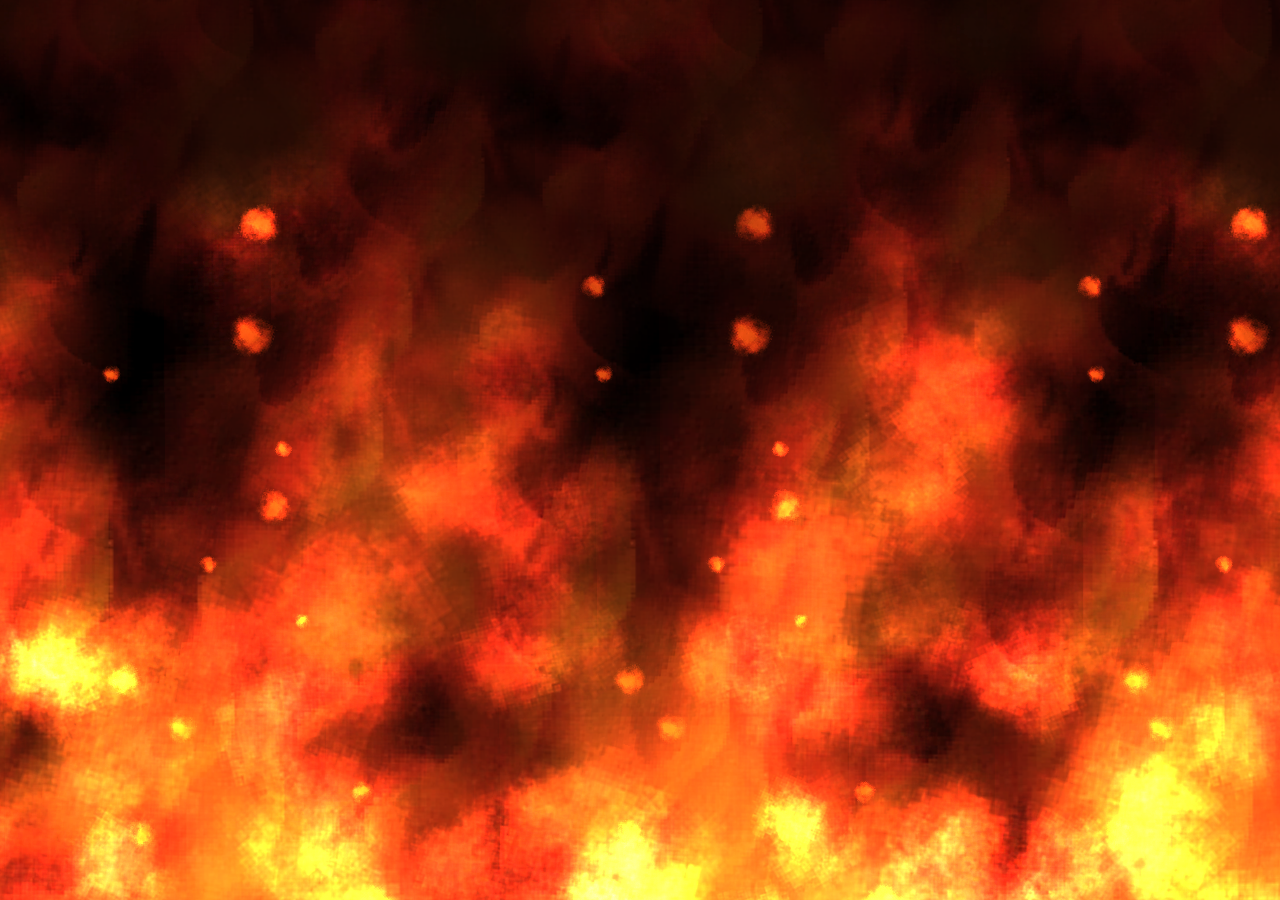
<file: wallpaper-engine/index.html>
<!DOCTYPE html>
<html lang="es">
<head>
<meta charset="UTF-8">
<meta name="viewport" content="width=device-width, initial-scale=1.0, user-scalable=no">
<title>Fishnoodle Fire Live Wallpaper</title>
<style>
  html, body {
    margin: 0;
    padding: 0;
    width: 100%;
    height: 100%;
    overflow: hidden;
    background-color: #000000;
    user-select: none;
    -webkit-user-select: none;
  }
  #fireCanvas {
    display: block;
    width: 100vw;
    height: 100vh;
    position: absolute;
    top: 0;
    left: 0;
  }
</style>
</head>
<body>
<canvas id="fireCanvas"></canvas>
<script src="wallpaper.js"></script>
</body>
</html>
</file>
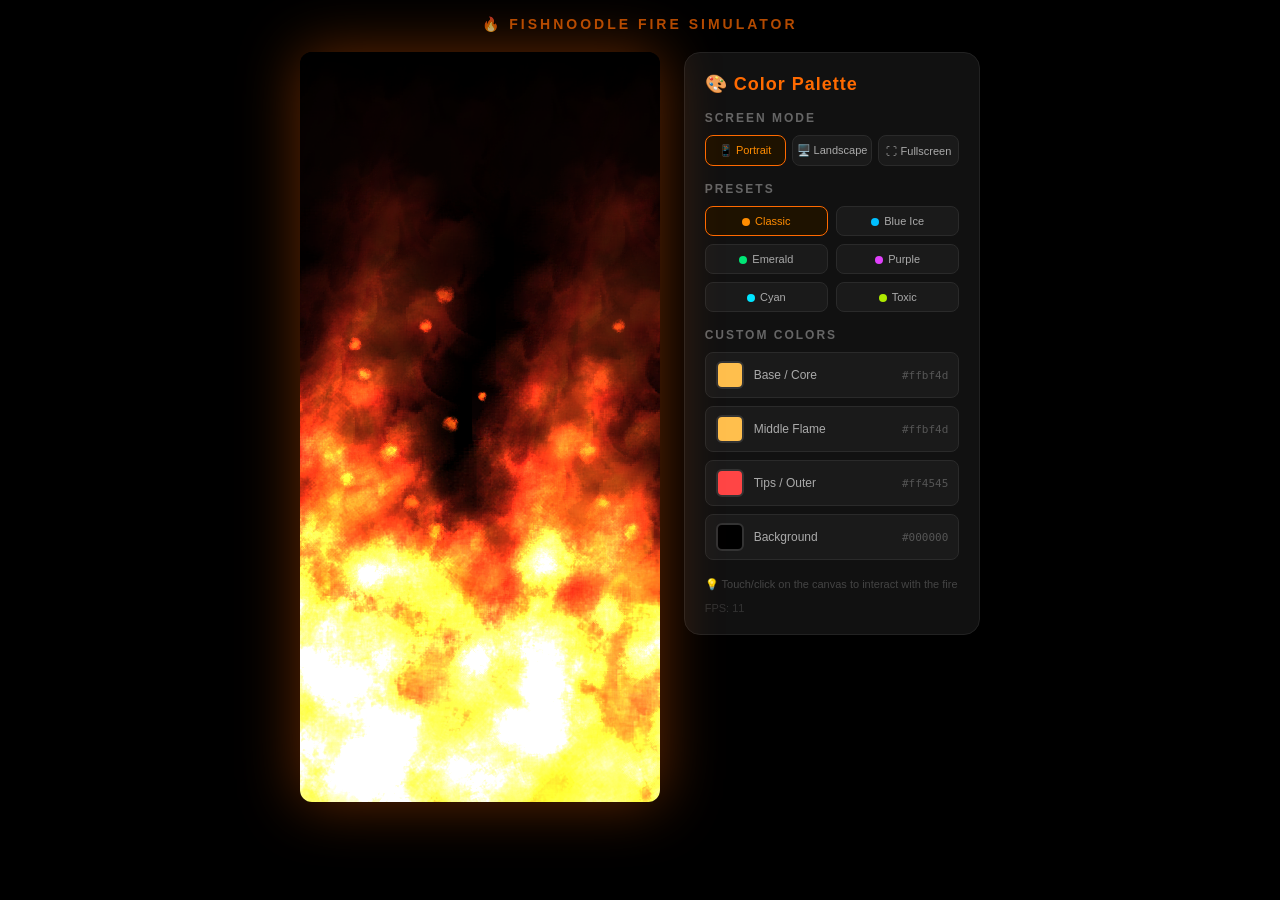
<file: web-simulator/index.html>
<!DOCTYPE html>
<html lang="es">
<head>
<meta charset="UTF-8">
<meta name="viewport" content="width=device-width, initial-scale=1.0">
<title>Fishnoodle Fire Simulator</title>
<style>
  * { margin: 0; padding: 0; box-sizing: border-box; }
  body { background: #000; font-family: 'Segoe UI', sans-serif; display: flex; flex-direction: column; align-items: center; min-height: 100vh; }

  .container { display: flex; gap: 24px; padding: 20px; align-items: flex-start; flex-wrap: wrap; justify-content: center; width: 100%; max-width: 1300px; }

  .canvas-wrap { position: relative; flex-shrink: 0; transition: all 0.3s ease; }
  #fireCanvas { display: block; border-radius: 12px; box-shadow: 0 0 60px rgba(255,100,0,0.4); max-width: 100%; height: auto; }

  .panel {
    background: #111;
    border: 1px solid #222;
    border-radius: 16px;
    padding: 20px;
    min-width: 280px;
    max-width: 320px;
    color: #ddd;
  }

  .panel h2 { font-size: 18px; color: #ff6a00; margin-bottom: 16px; letter-spacing: 1px; }
  .panel h3 { font-size: 12px; color: #666; text-transform: uppercase; letter-spacing: 2px; margin: 16px 0 10px; }

  .mode-section { display: grid; grid-template-columns: 1fr 1fr 1fr; gap: 6px; }
  .mode-btn {
    padding: 8px 4px; border: 1px solid #2a2a2a; background: #1a1a1a;
    border-radius: 8px; font-size: 11px; color: #aaa; cursor: pointer;
    transition: all 0.2s; text-align: center;
  }
  .mode-btn:hover { border-color: #ff6a00; color: #ff6a00; background: #1e1200; }
  .mode-btn.active { border-color: #ff6a00; color: #ff8c00; background: #1e1200; }


  .color-section { display: grid; gap: 8px; }

  .color-row {
    display: flex; align-items: center; gap: 10px; padding: 8px 10px;
    background: #1a1a1a; border-radius: 8px; cursor: pointer;
    transition: background 0.2s; border: 1px solid #2a2a2a;
  }
  .color-row:hover { background: #222; }
  .color-swatch { width: 28px; height: 28px; border-radius: 6px; border: 2px solid #333; flex-shrink: 0; }
  .color-label { font-size: 12px; color: #aaa; flex: 1; }
  .color-hex { font-size: 11px; color: #555; font-family: monospace; }

  input[type="color"] { display: none; }

  .preset-section { display: grid; grid-template-columns: 1fr 1fr; gap: 8px; }
  .preset-btn {
    padding: 8px 6px; border: 1px solid #2a2a2a; background: #1a1a1a;
    border-radius: 8px; font-size: 11px; color: #aaa; cursor: pointer;
    transition: all 0.2s; text-align: center;
  }
  .preset-btn:hover { border-color: #ff6a00; color: #ff6a00; background: #1e1200; }
  .preset-btn.active { border-color: #ff6a00; color: #ff8c00; background: #1e1200; }
  .preset-dot { display: inline-block; width: 8px; height: 8px; border-radius: 50%; margin-right: 5px; vertical-align: middle; }

  .info { font-size: 11px; color: #444; margin-top: 16px; line-height: 1.6; }
  .fps { font-size: 11px; color: #333; margin-top: 8px; }

  h1 { font-size: 14px; color: #ff6a00; padding: 16px 0 0; letter-spacing: 3px; text-transform: uppercase; opacity: 0.7; }
</style>
</head>
<body>
<h1>🔥 Fishnoodle Fire Simulator</h1>
<div class="container">
  <div class="canvas-wrap">
    <canvas id="fireCanvas" width="360" height="750"></canvas>
  </div>

  <div class="panel">
    <h2>🎨 Color Palette</h2>
    
    <h3>Screen Mode</h3>
    <div class="mode-section">
      <button class="mode-btn active" id="mode-portrait" onclick="setMode('portrait')">📱 Portrait</button>
      <button class="mode-btn" id="mode-landscape" onclick="setMode('landscape')">🖥️ Landscape</button>
      <button class="mode-btn" id="mode-fullscreen" onclick="toggleFullscreen()">⛶ Fullscreen</button>
    </div>

    <h3>Presets</h3>
    <div class="preset-section">
      <button class="preset-btn active" id="preset-classic" onclick="applyPreset('classic')">
        <span class="preset-dot" style="background:#ff8c00"></span>Classic
      </button>
      <button class="preset-btn" id="preset-blue" onclick="applyPreset('blue')">
        <span class="preset-dot" style="background:#00bfff"></span>Blue Ice
      </button>
      <button class="preset-btn" id="preset-emerald" onclick="applyPreset('emerald')">
        <span class="preset-dot" style="background:#00e676"></span>Emerald
      </button>
      <button class="preset-btn" id="preset-purple" onclick="applyPreset('purple')">
        <span class="preset-dot" style="background:#e040fb"></span>Purple
      </button>
      <button class="preset-btn" id="preset-cyan" onclick="applyPreset('cyan')">
        <span class="preset-dot" style="background:#00e5ff"></span>Cyan
      </button>
      <button class="preset-btn" id="preset-toxic" onclick="applyPreset('toxic')">
        <span class="preset-dot" style="background:#aeea00"></span>Toxic
      </button>
    </div>

    <h3>Custom Colors</h3>
    <div class="color-section">
      <div class="color-row" onclick="document.getElementById('pickBase').click()">
        <div class="color-swatch" id="swatchBase"></div>
        <span class="color-label">Base / Core</span>
        <span class="color-hex" id="hexBase">#ffffff</span>
        <input type="color" id="pickBase" value="#ffffff" oninput="onColorChange('base', this.value)">
      </div>
      <div class="color-row" onclick="document.getElementById('pickMiddle').click()">
        <div class="color-swatch" id="swatchMiddle"></div>
        <span class="color-label">Middle Flame</span>
        <span class="color-hex" id="hexMiddle">#ff8f00</span>
        <input type="color" id="pickMiddle" value="#ff8f00" oninput="onColorChange('middle', this.value)">
      </div>
      <div class="color-row" onclick="document.getElementById('pickTips').click()">
        <div class="color-swatch" id="swatchTips"></div>
        <span class="color-label">Tips / Outer</span>
        <span class="color-hex" id="hexTips">#d84315</span>
        <input type="color" id="pickTips" value="#d84315" oninput="onColorChange('tips', this.value)">
      </div>
      <div class="color-row" onclick="document.getElementById('pickBg').click()">
        <div class="color-swatch" id="swatchBg"></div>
        <span class="color-label">Background</span>
        <span class="color-hex" id="hexBg">#000000</span>
        <input type="color" id="pickBg" value="#000000" oninput="onColorChange('bg', this.value)">
      </div>
    </div>

    <div class="info">
      💡 Touch/click on the canvas to interact with the fire
    </div>
    <div class="fps" id="fpsLabel">FPS: --</div>
  </div>
</div>

<script src="simulator.js"></script>
</body>
</html>
</file>
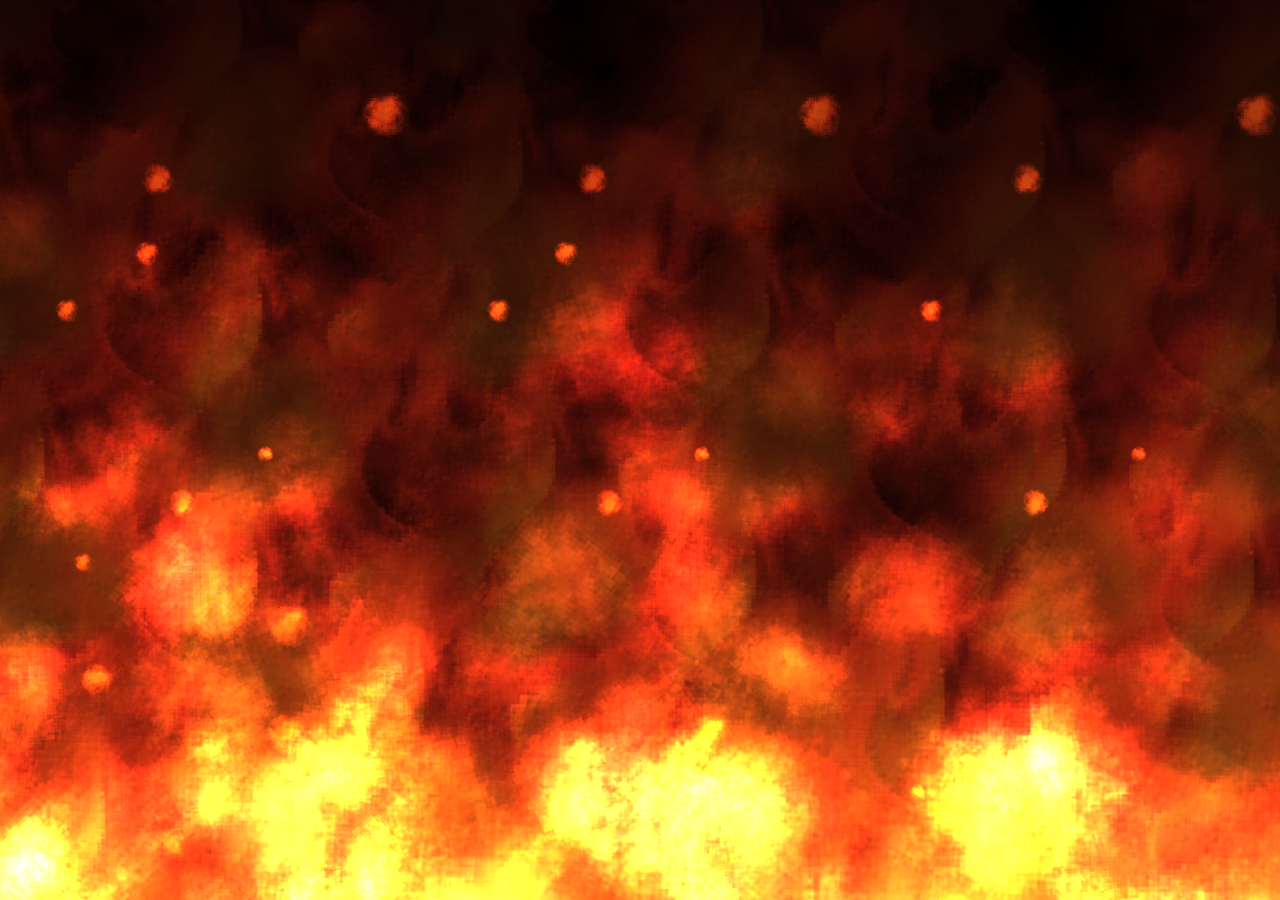
<file: plasma-wallpaper/com.fishnoodle.fire/contents/web/index.html>
<!DOCTYPE html>
<html lang="es">
<head>
<meta charset="UTF-8">
<meta name="viewport" content="width=device-width, initial-scale=1.0, user-scalable=no">
<title>Fishnoodle Fire Live Wallpaper</title>
<style>
  html, body {
    margin: 0;
    padding: 0;
    width: 100%;
    height: 100%;
    overflow: hidden;
    background-color: #000000;
    user-select: none;
    -webkit-user-select: none;
  }
  #fireCanvas {
    display: block;
    width: 100vw;
    height: 100vh;
    position: absolute;
    top: 0;
    left: 0;
  }
</style>
</head>
<body>
<canvas id="fireCanvas"></canvas>
<script src="wallpaper.js"></script>
</body>
</html>
</file>
